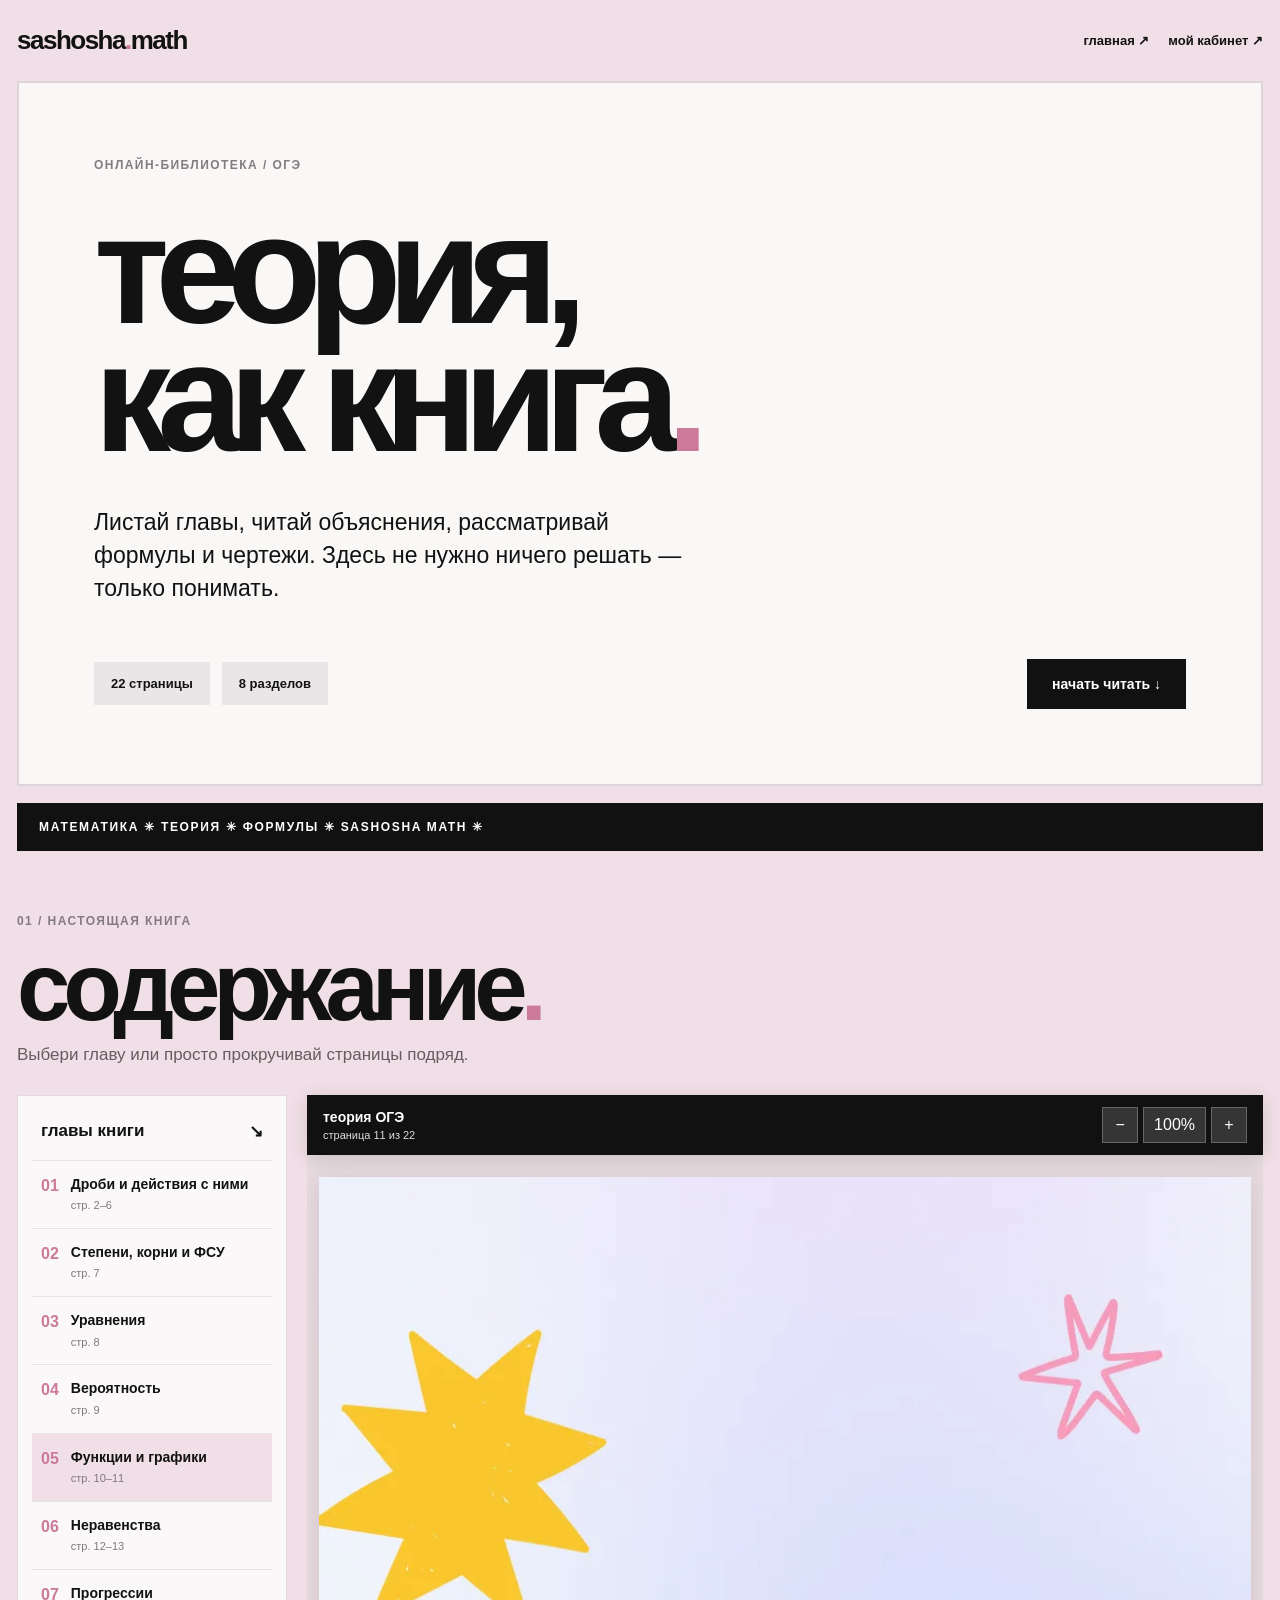
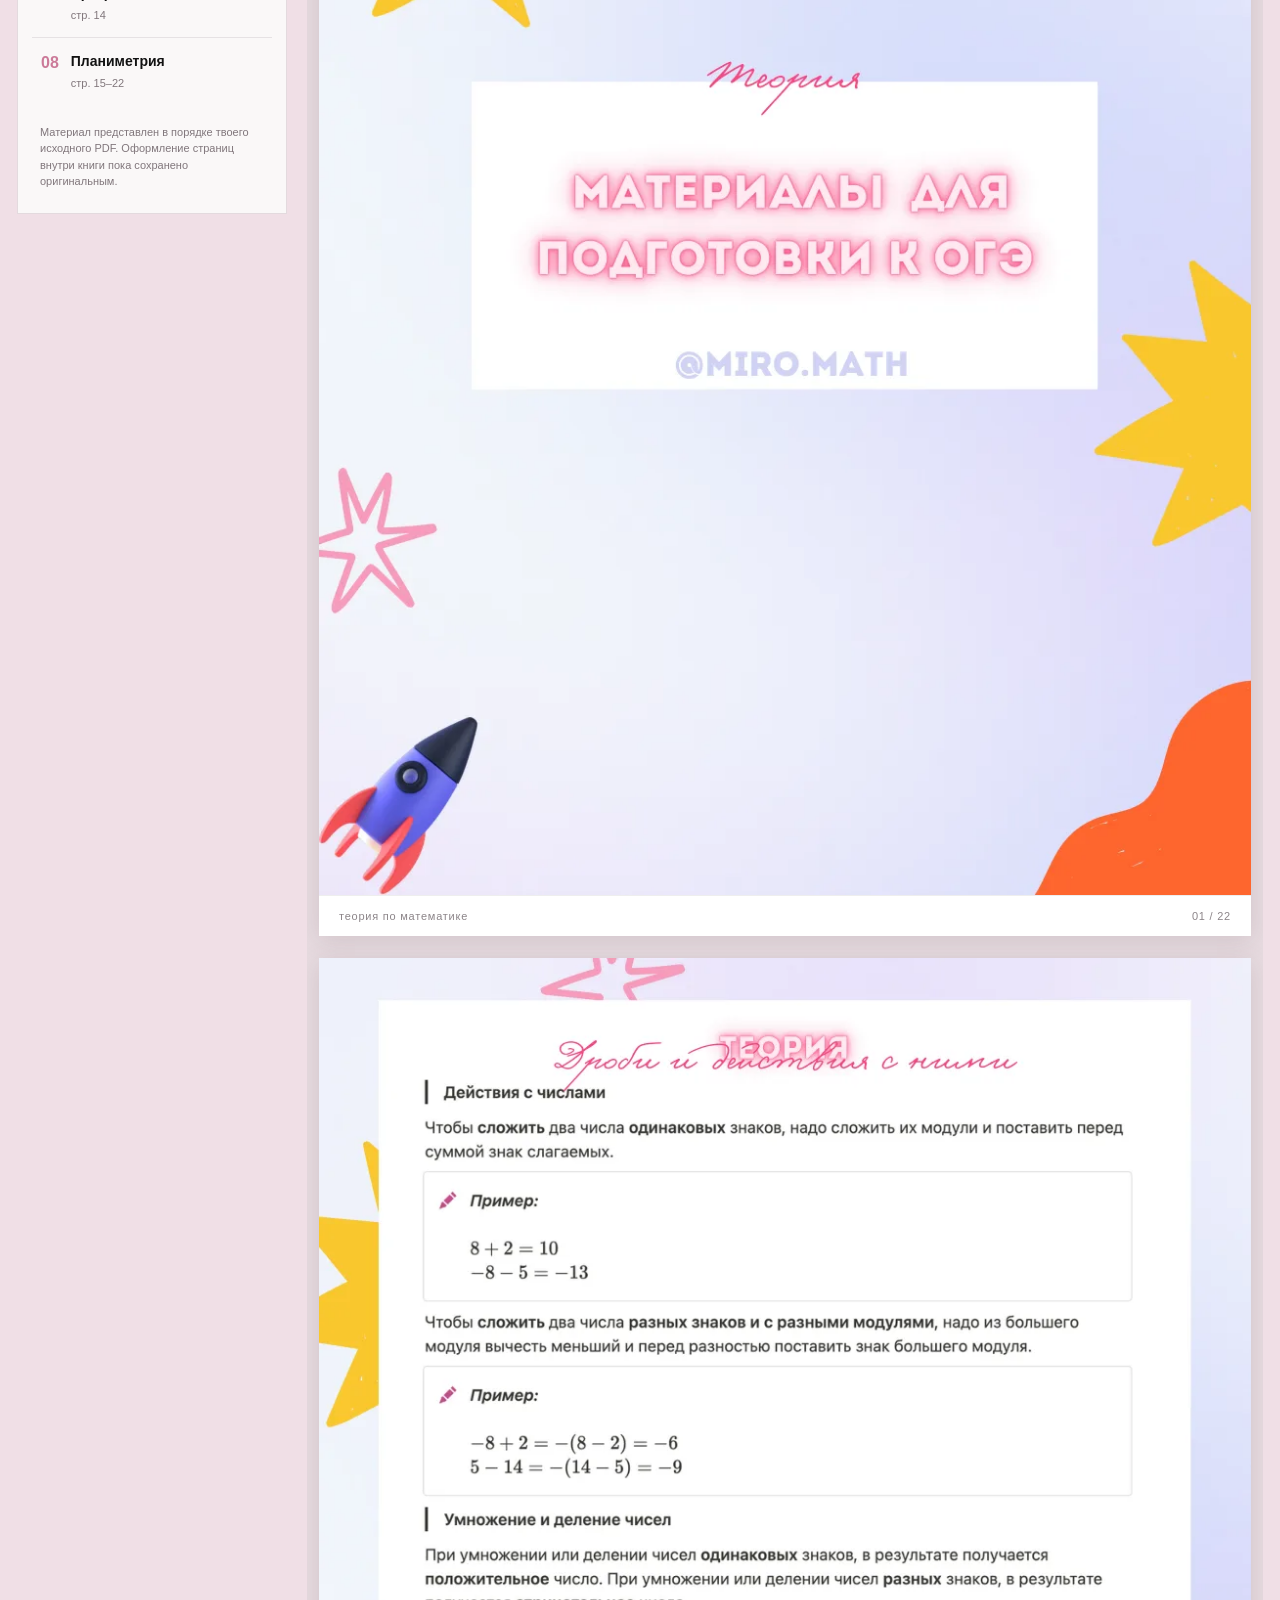
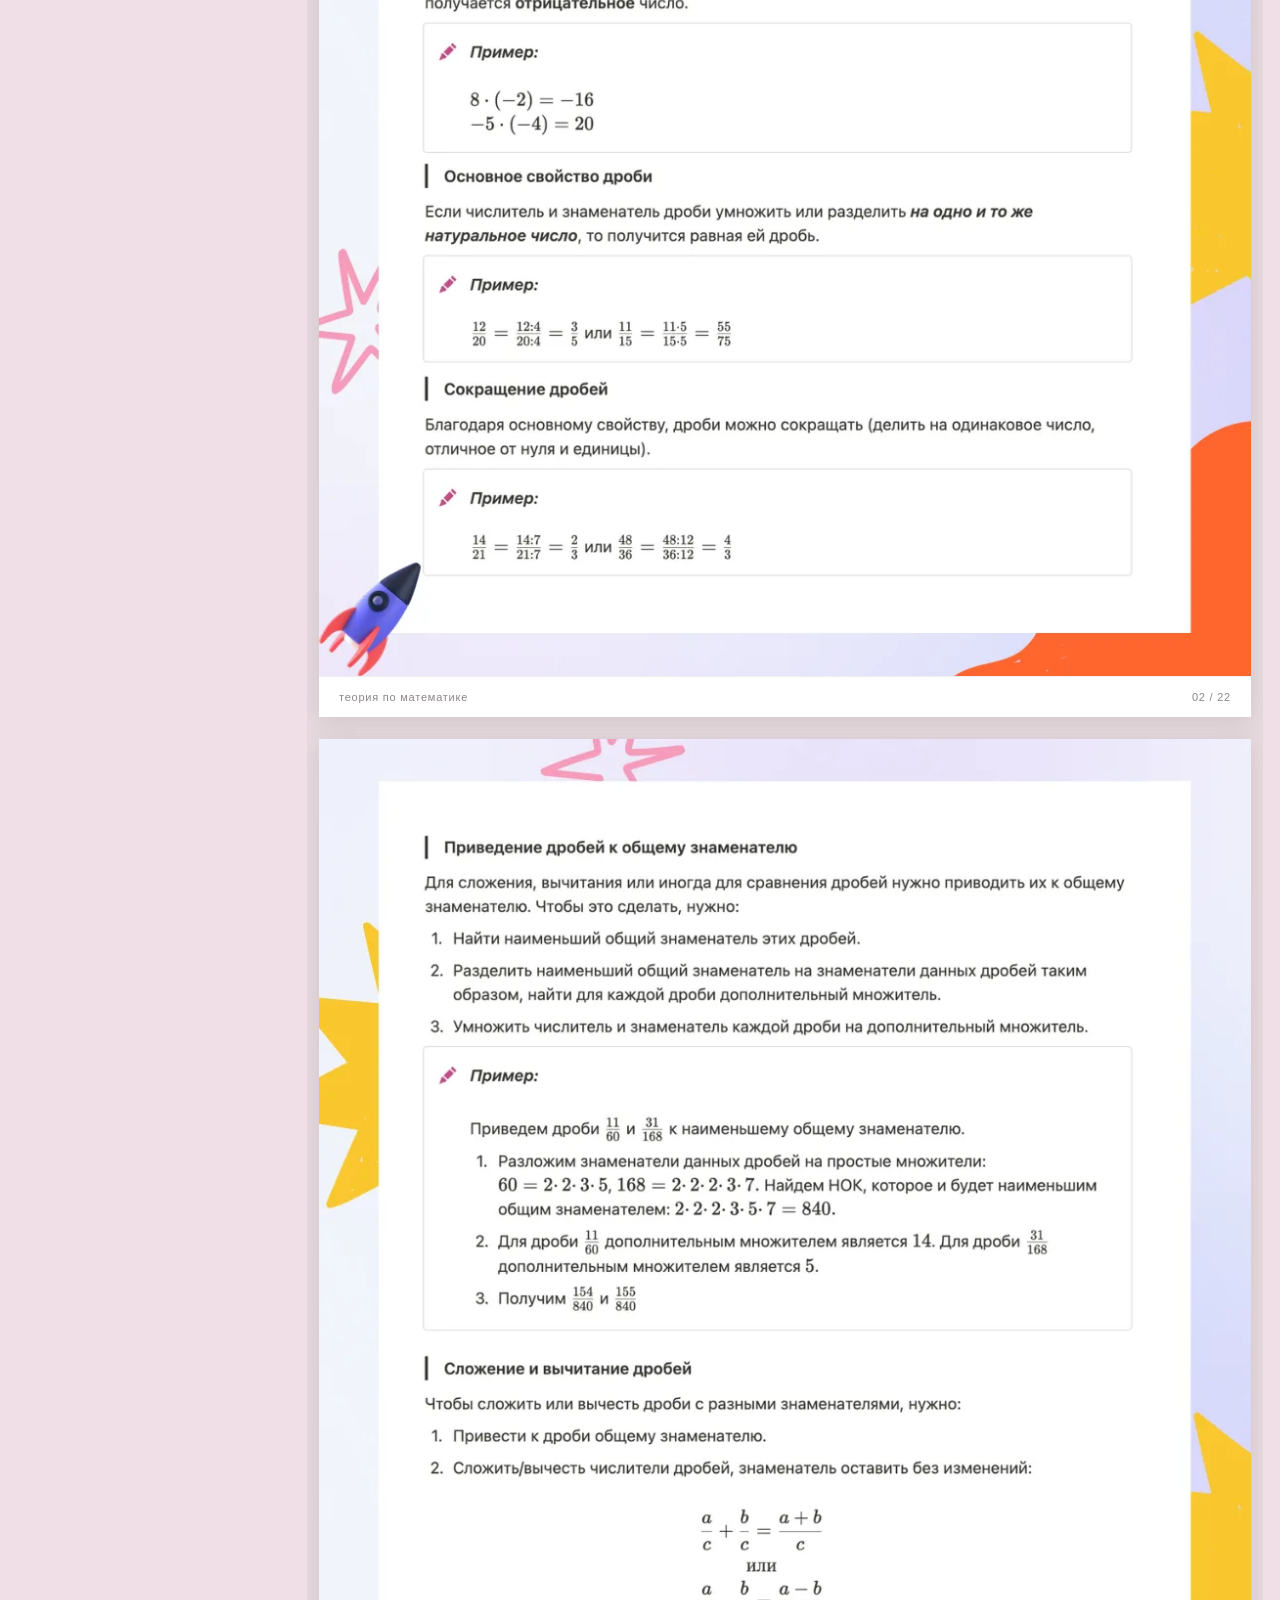
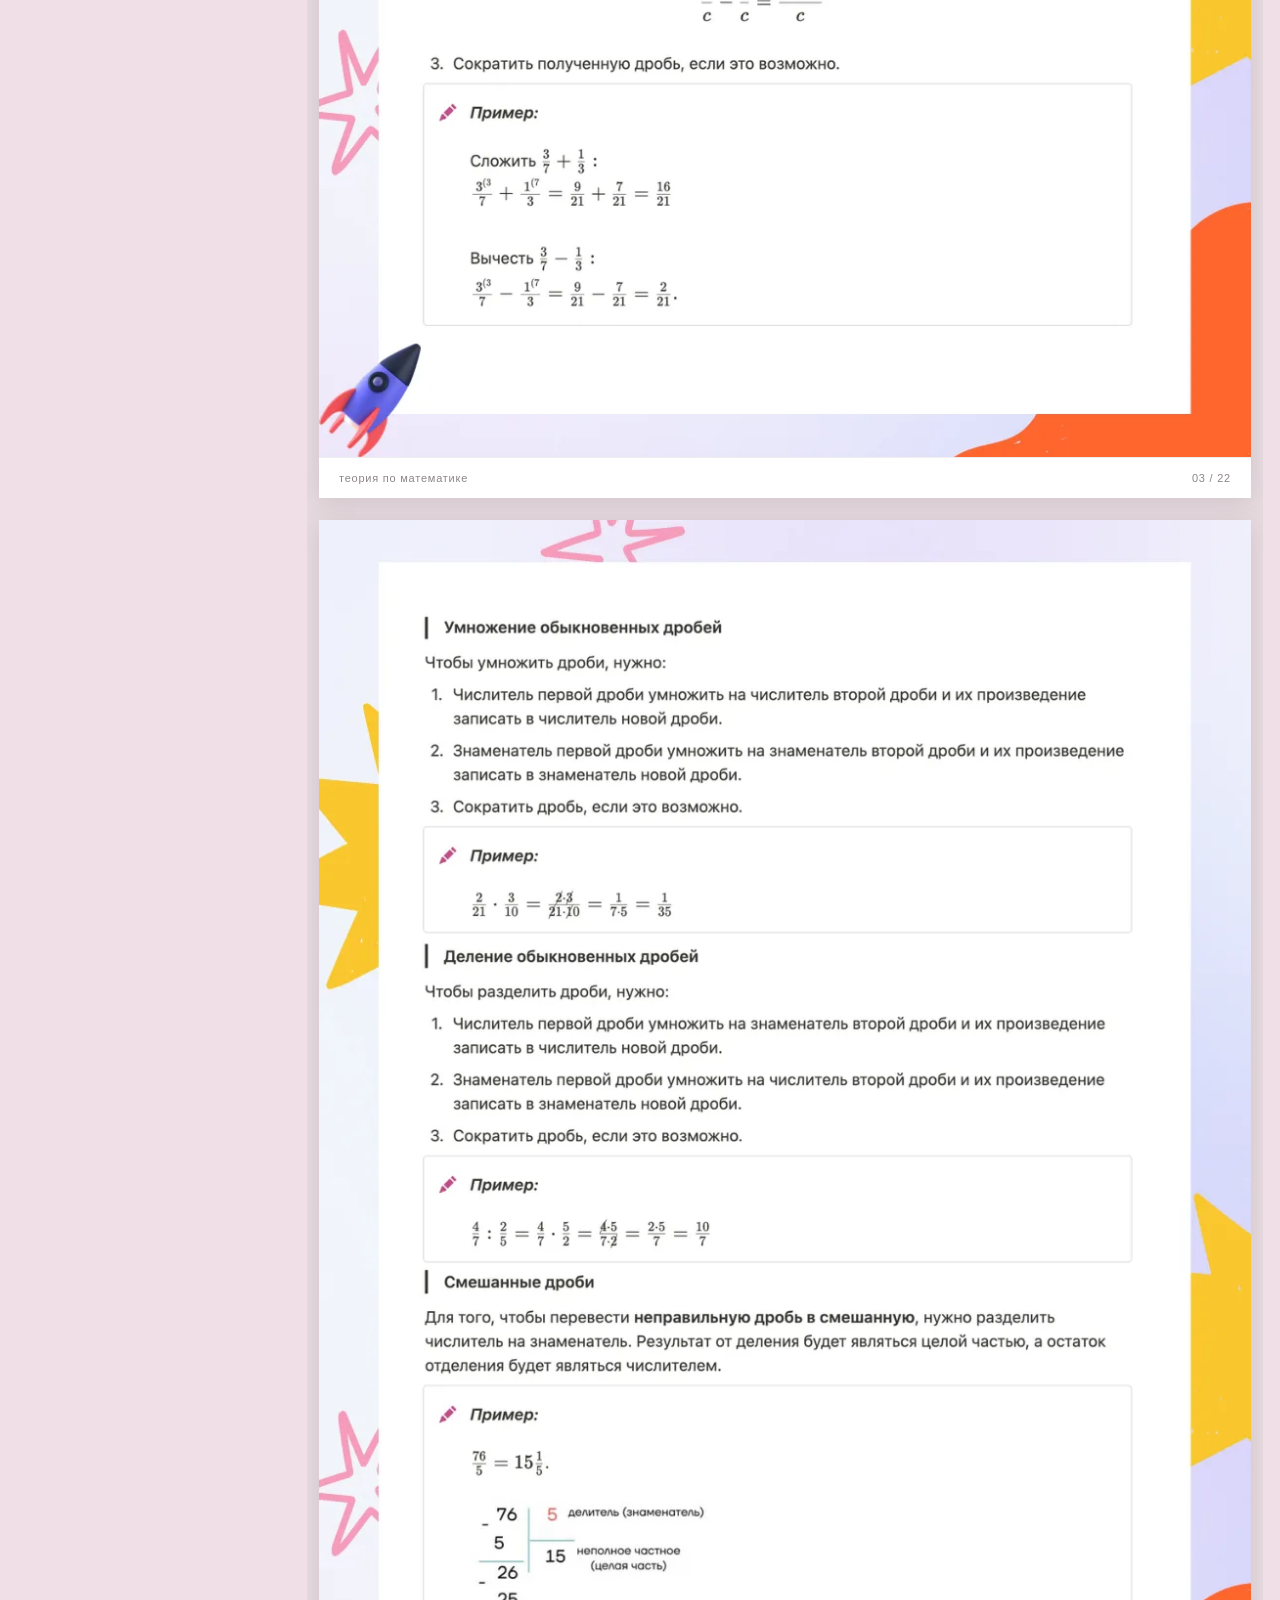
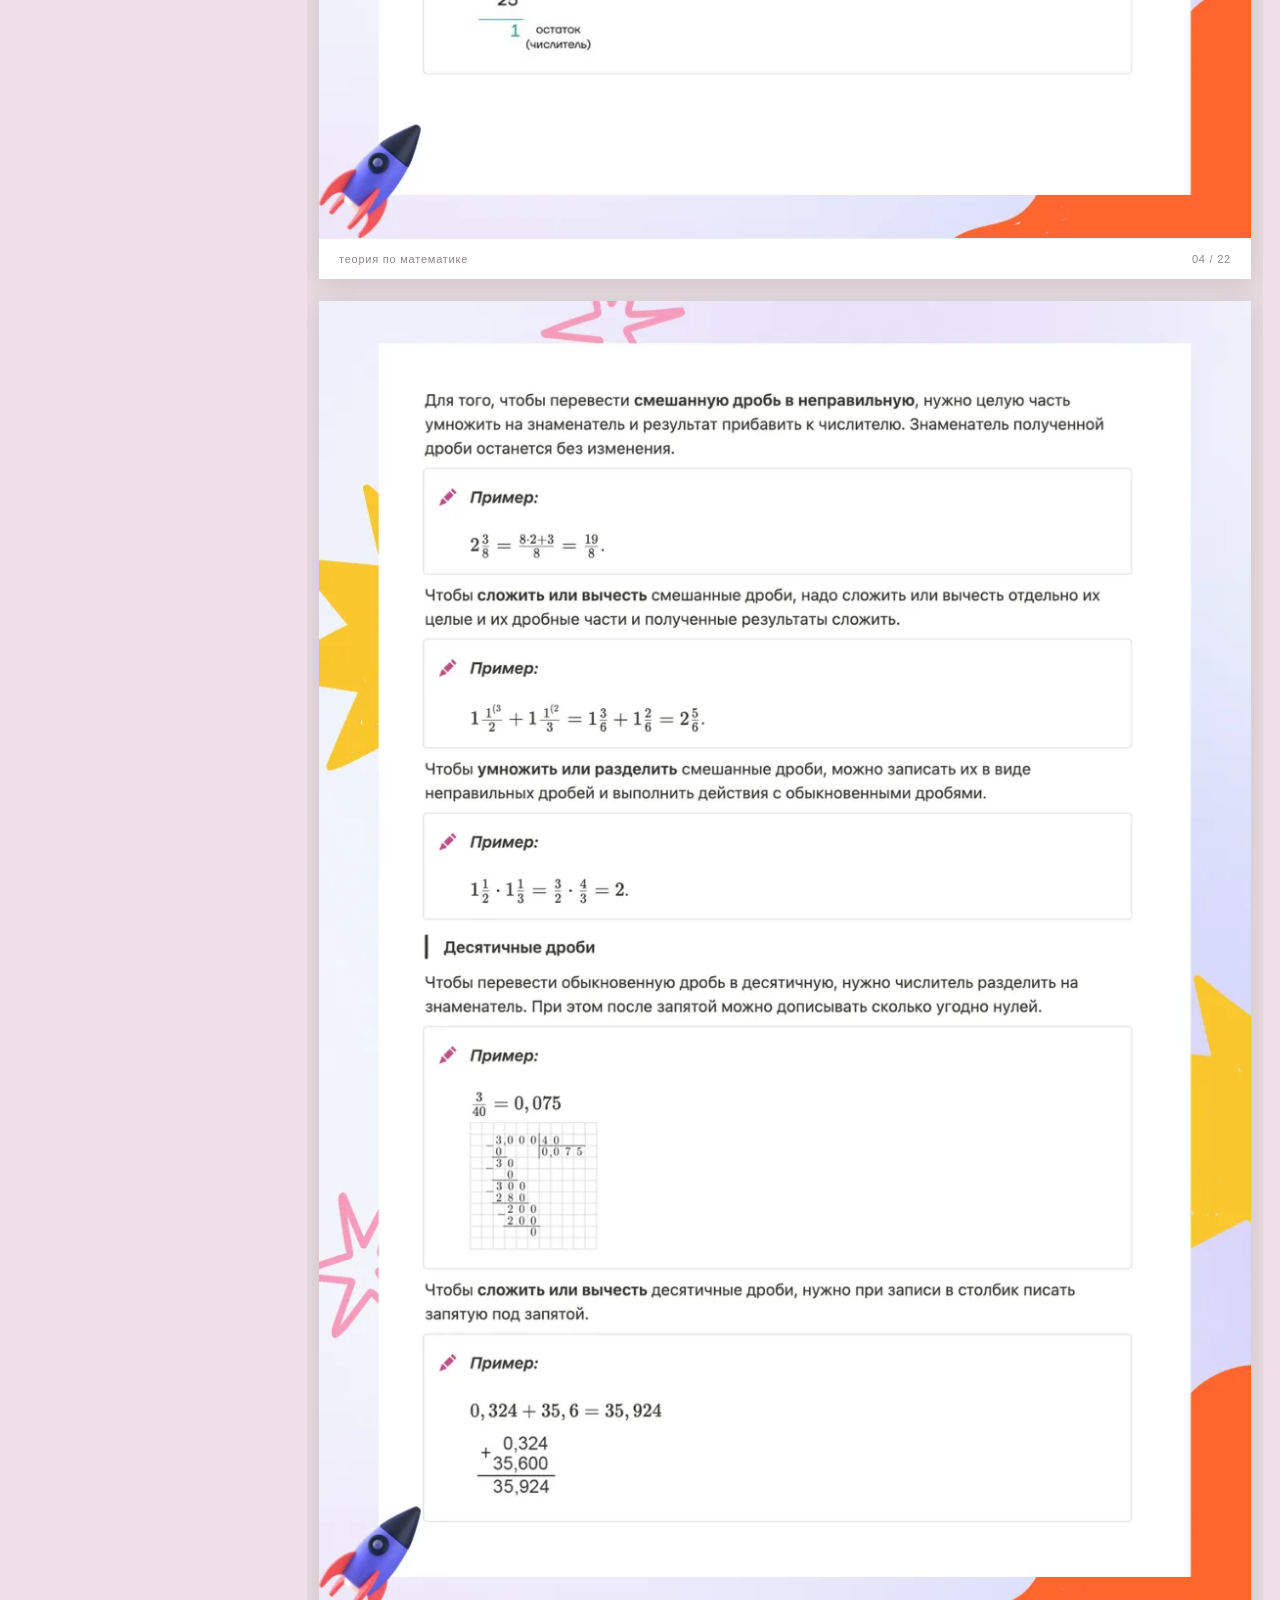
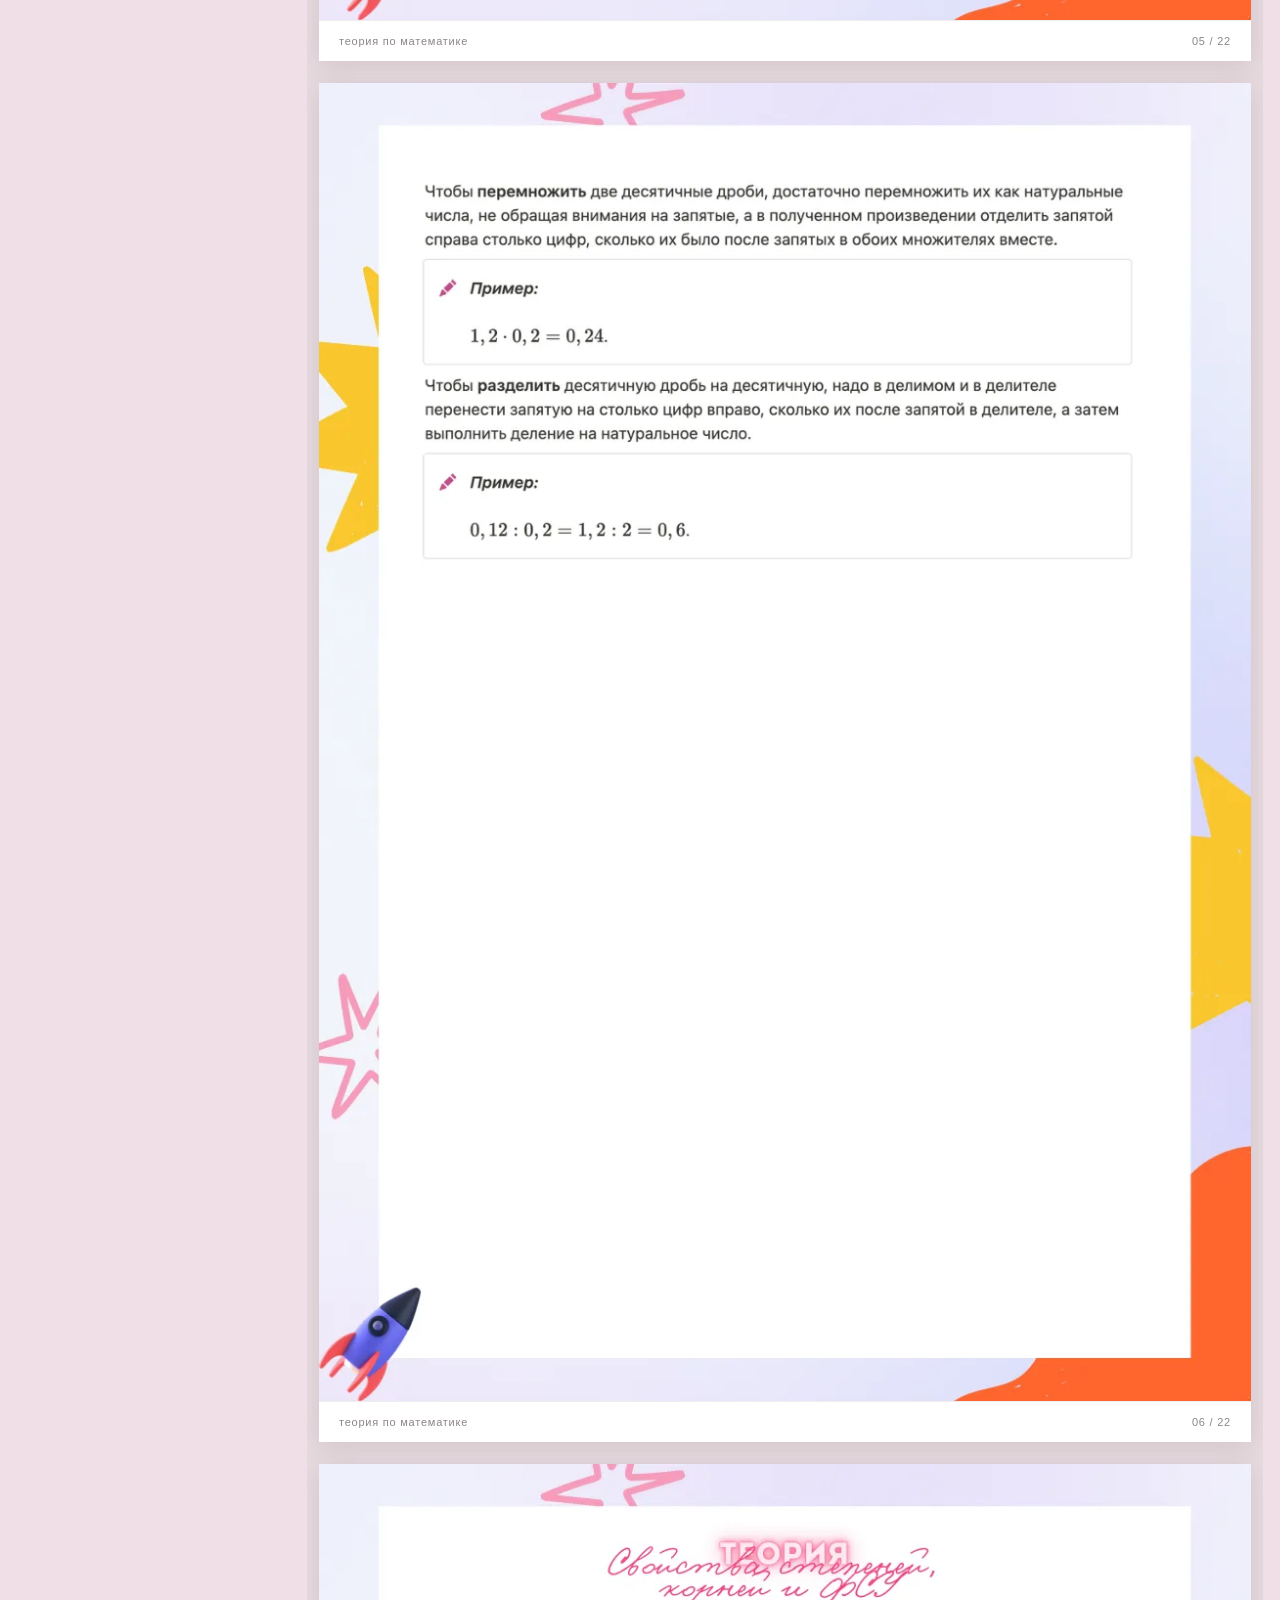
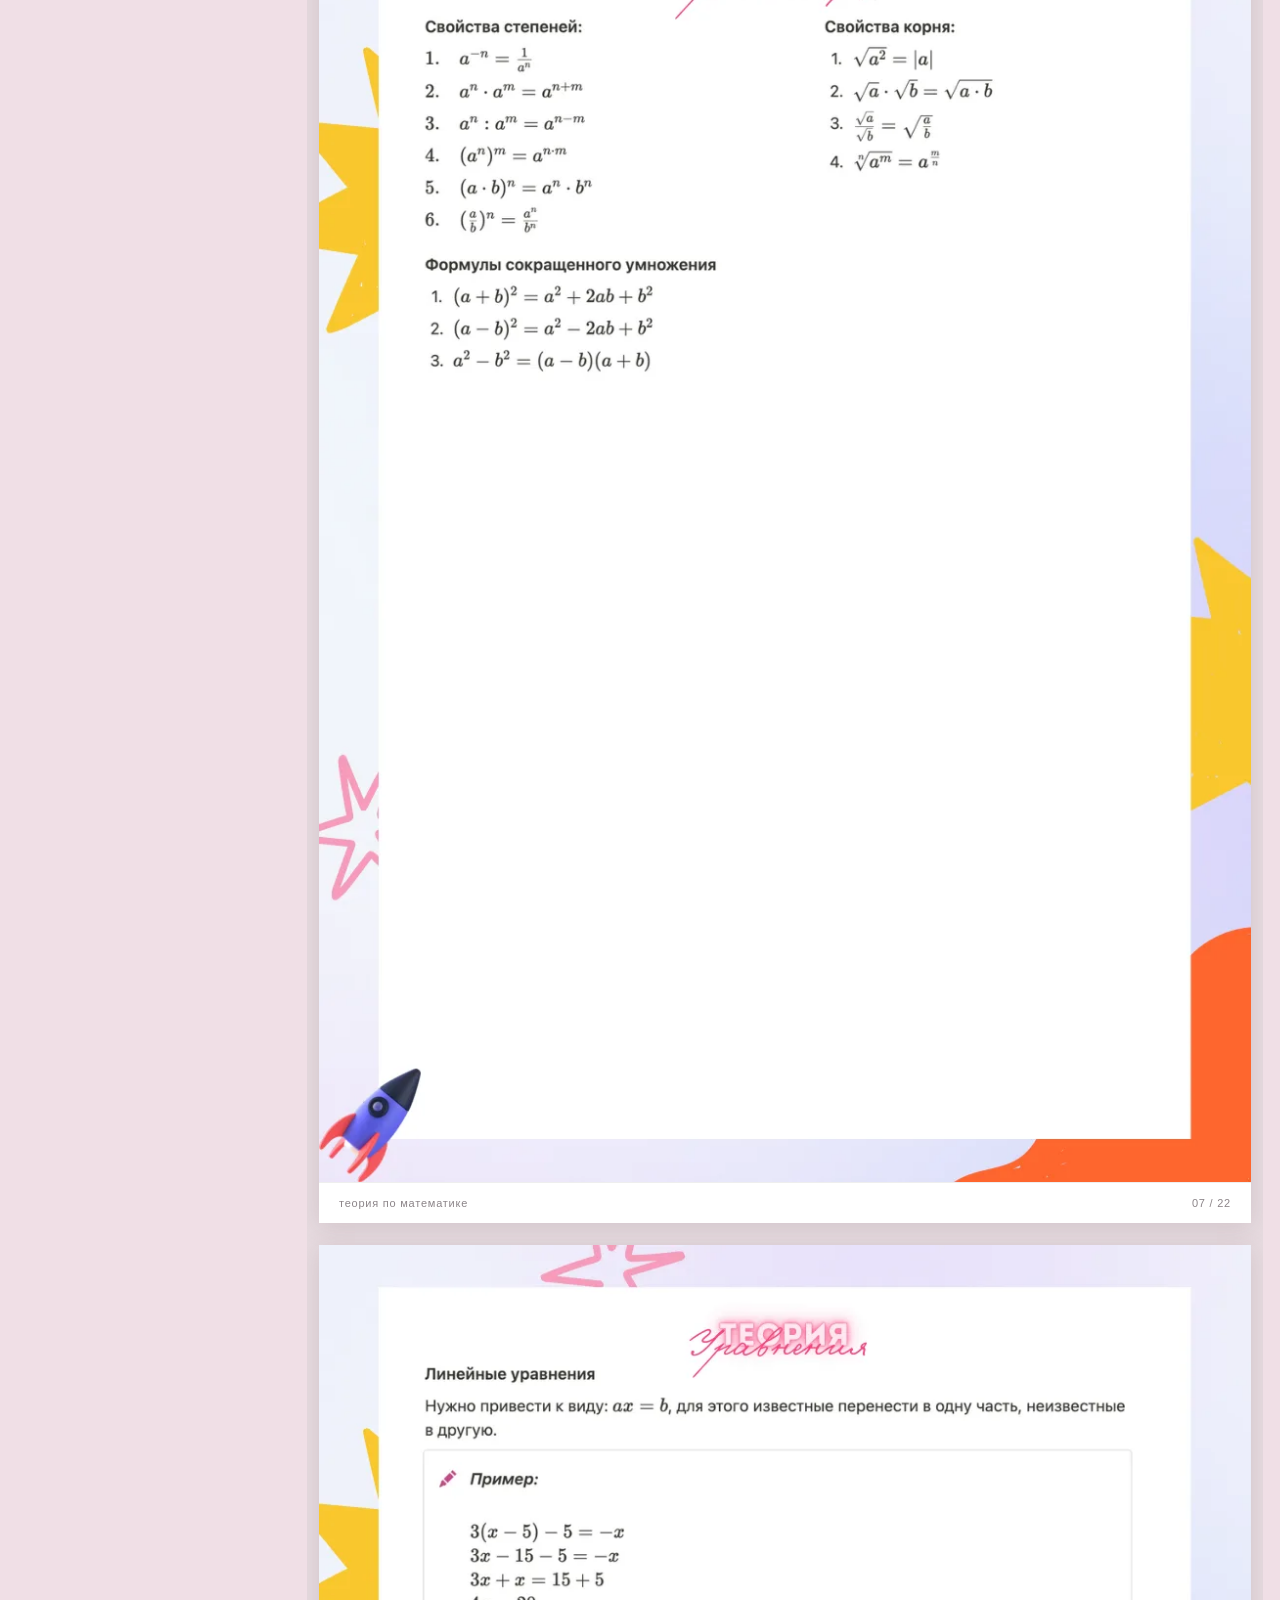
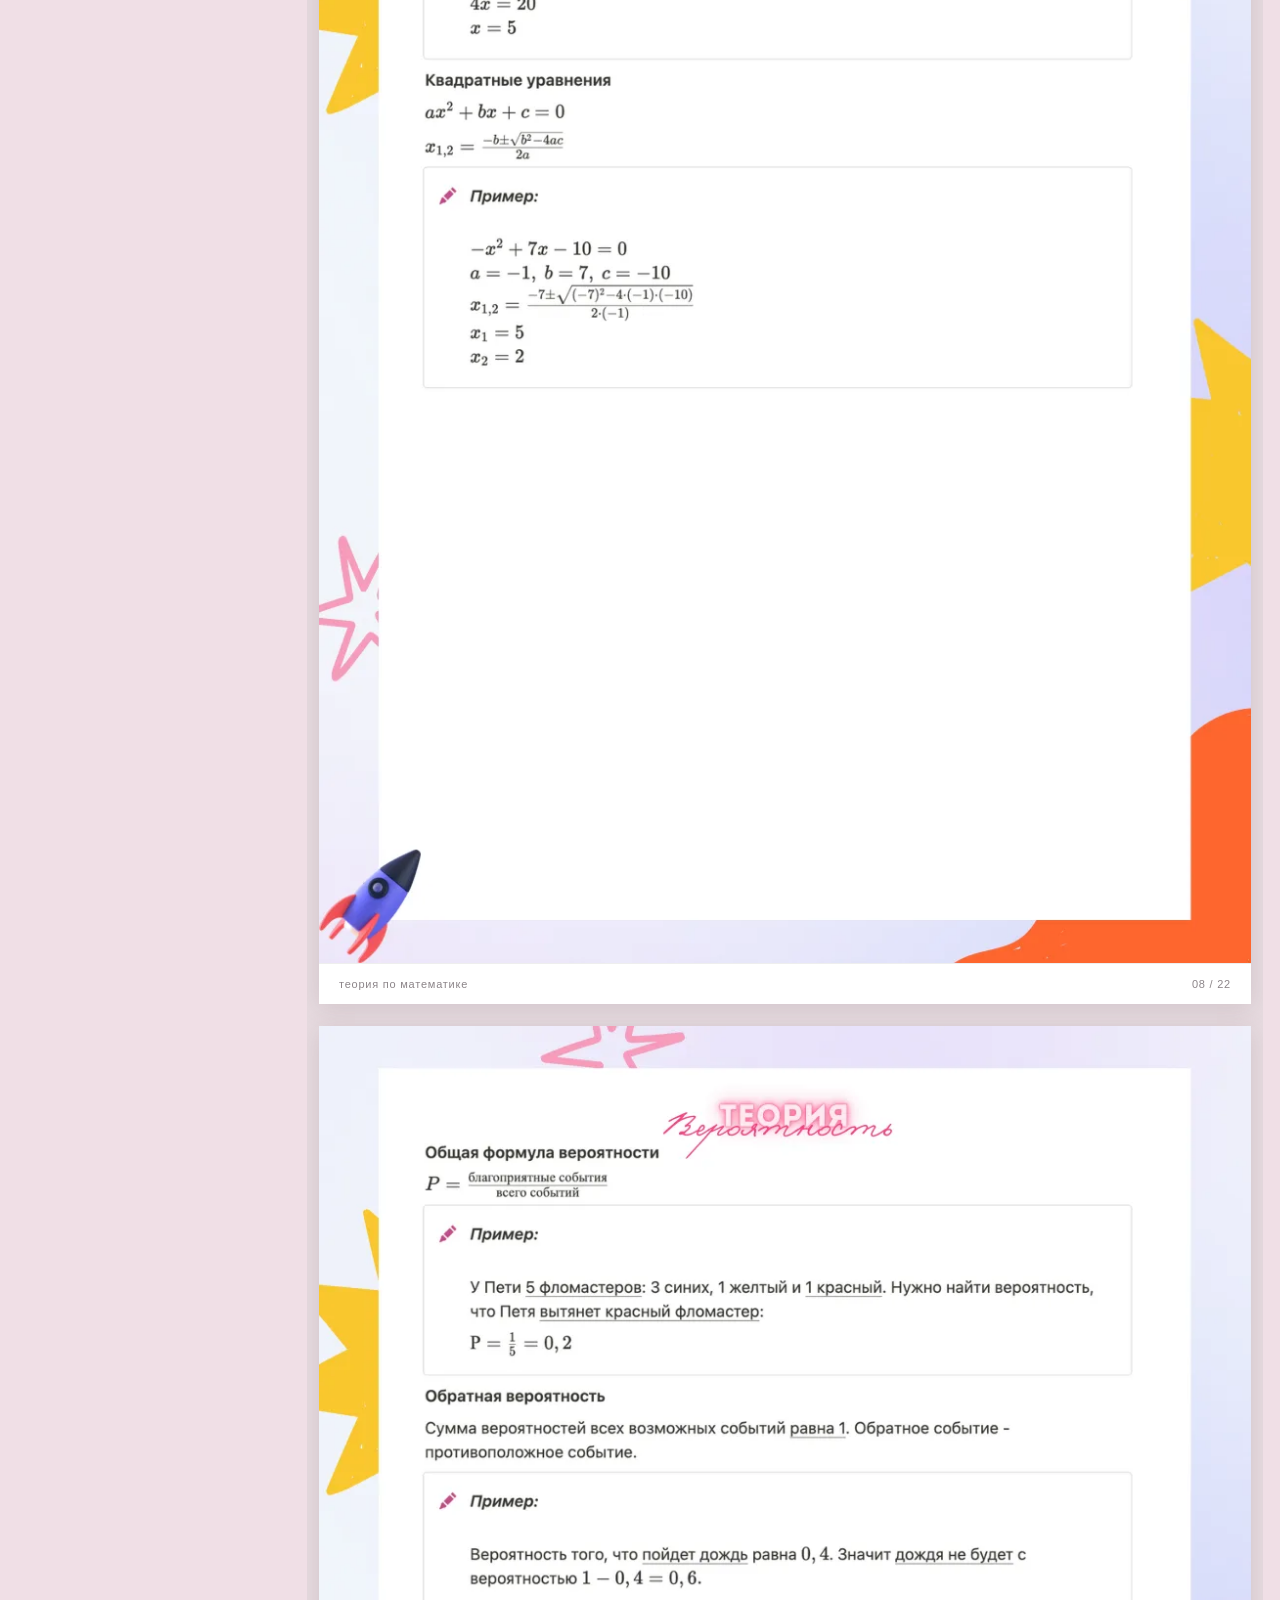
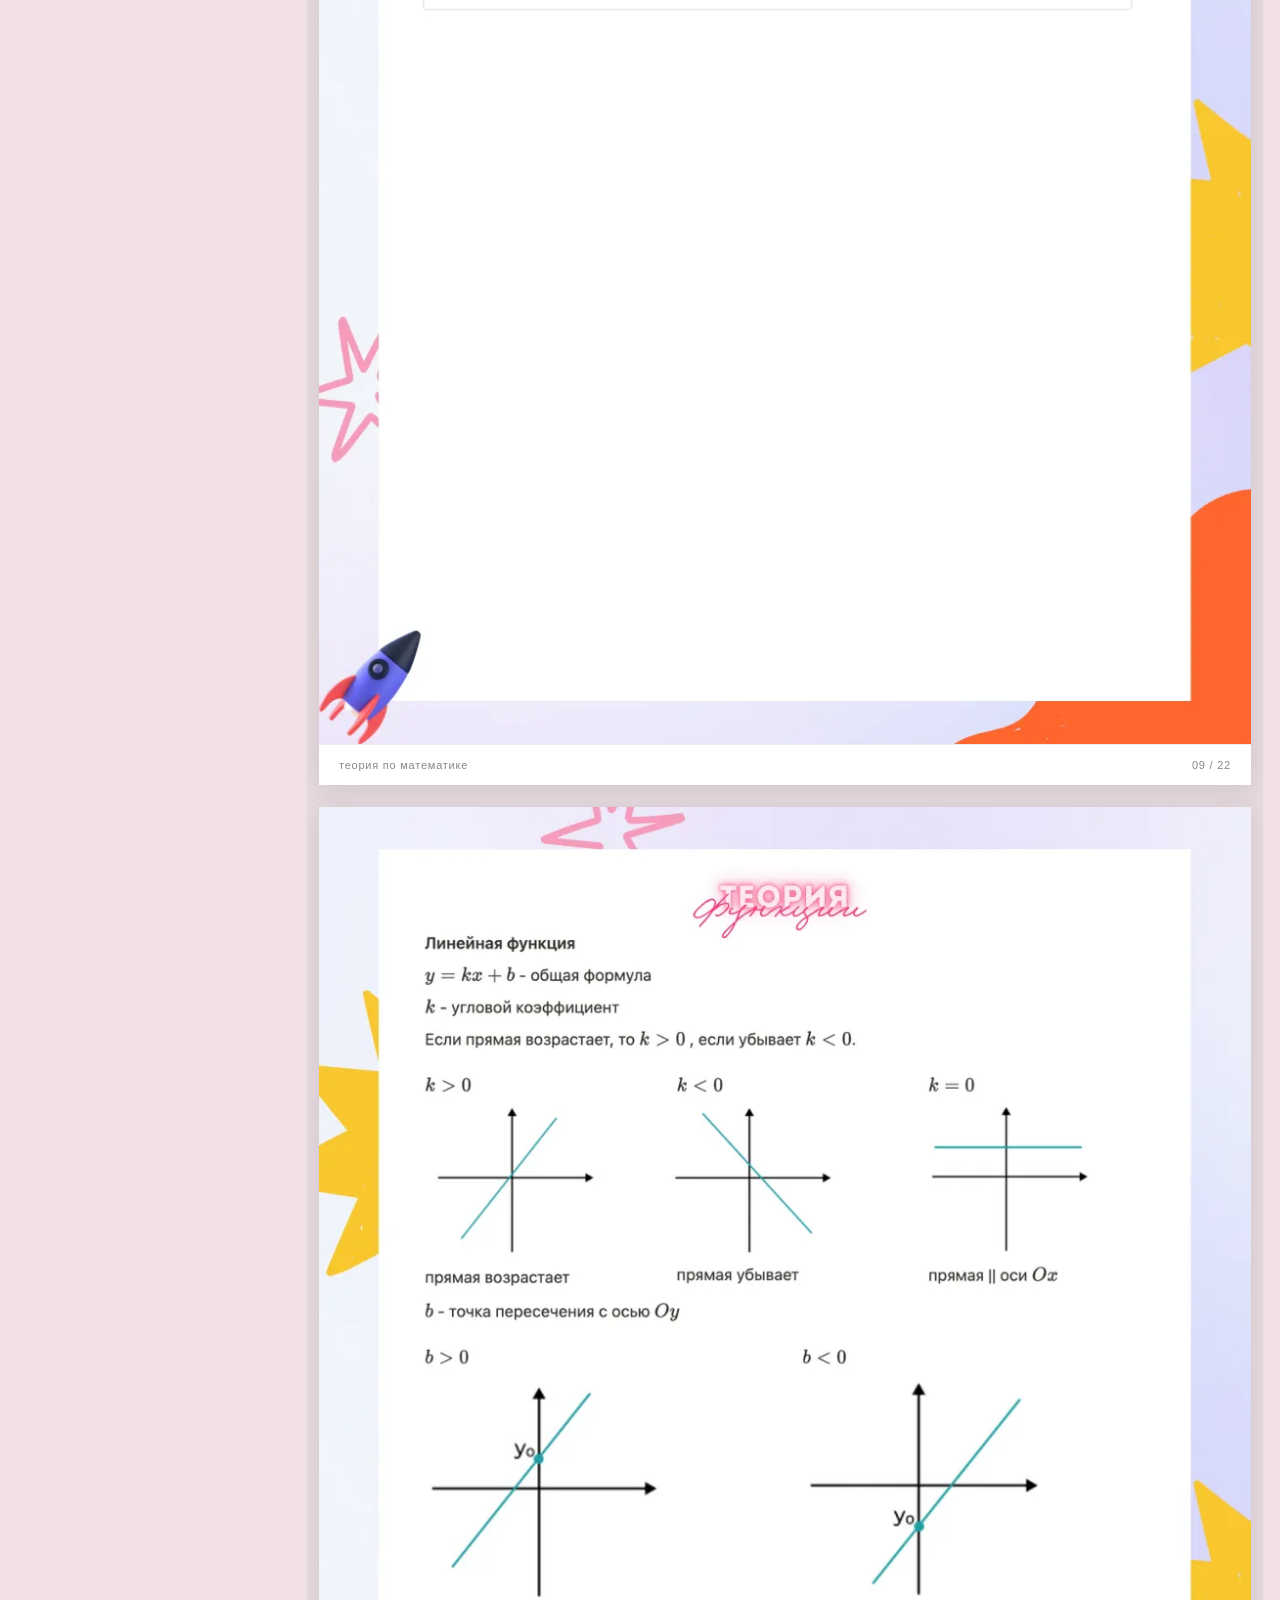
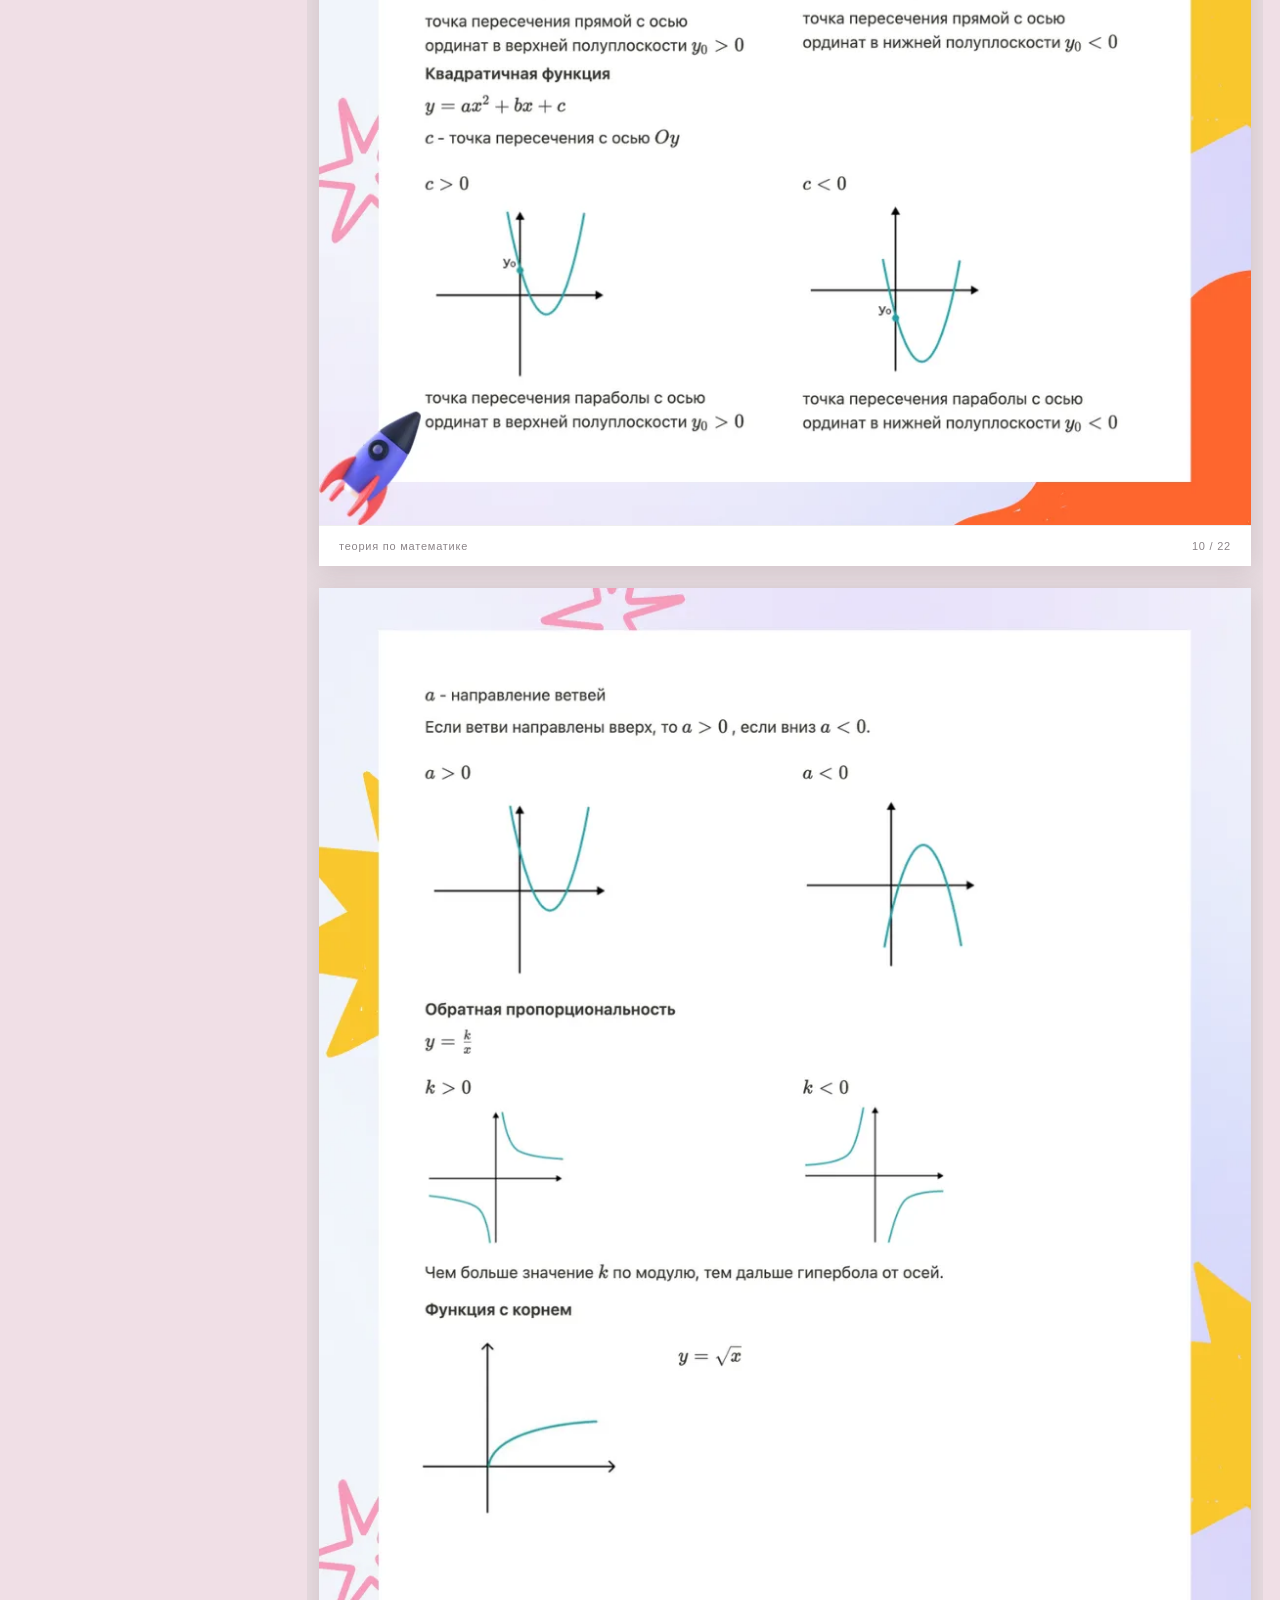
<file: theory.html>
<!doctype html>
<html lang="ru"><head><meta charset="utf-8"><meta name="viewport" content="width=device-width,initial-scale=1"><meta name="theme-color" content="#f0dfe6"><meta name="description" content="Теория ОГЭ по математике — читаем как книгу на sashosha math"><title>книга теории · sashosha math</title><link rel="stylesheet" href="book.css"></head>
<body>
<header class="site-nav shell"><a href="index.html" class="logo">sashosha<span>.</span>math</a><nav><a href="index.html">главная ↗</a><a href="index.html#classroom">мой кабинет ↗</a></nav></header>
<main class="shell">
<section class="cover"><div class="kicker">ОНЛАЙН-БИБЛИОТЕКА / ОГЭ</div><h1>теория,<br>как книга<span>.</span></h1><p>Листай главы, читай объяснения, рассматривай формулы и чертежи. Здесь не нужно ничего решать — только понимать.</p><div class="cover-foot"><span>22 страницы</span><span>8 разделов</span><a href="#reader">начать читать ↓</a></div></section>
<div class="ticker" aria-hidden="true">МАТЕМАТИКА ✳ ТЕОРИЯ ✳ ФОРМУЛЫ ✳ SASHOSHA MATH ✳</div>
<section class="library" id="reader"><div class="intro"><span class="kicker">01 / НАСТОЯЩАЯ КНИГА</span><h2>содержание<span>.</span></h2><p>Выбери главу или просто прокручивай страницы подряд.</p></div>
<div class="reading-layout"><aside class="toc" aria-label="Оглавление"><div class="toc-title">главы книги <span>↘</span></div><a href="#page-2" data-start="2"><b>01</b><span>Дроби и действия с ними<small>стр. 2–6</small></span></a><a href="#page-7" data-start="7"><b>02</b><span>Степени, корни и ФСУ<small>стр. 7</small></span></a><a href="#page-8" data-start="8"><b>03</b><span>Уравнения<small>стр. 8</small></span></a><a href="#page-9" data-start="9"><b>04</b><span>Вероятность<small>стр. 9</small></span></a><a href="#page-10" data-start="10"><b>05</b><span>Функции и графики<small>стр. 10–11</small></span></a><a href="#page-12" data-start="12"><b>06</b><span>Неравенства<small>стр. 12–13</small></span></a><a href="#page-14" data-start="14"><b>07</b><span>Прогрессии<small>стр. 14</small></span></a><a href="#page-15" data-start="15"><b>08</b><span>Планиметрия<small>стр. 15–22</small></span></a><div class="toc-note">Материал представлен в порядке твоего исходного PDF. Оформление страниц внутри книги пока сохранено оригинальным.</div></aside>
<div class="book" id="book"><div class="book-toolbar"><div><strong>теория ОГЭ</strong><span id="pageState">страница 1 из 22</span></div><div class="zoom-actions"><button id="zoomOut" aria-label="Уменьшить страницы" title="Уменьшить">−</button><button id="zoomReset" aria-label="Обычный масштаб" title="Масштаб 100%">100%</button><button id="zoomIn" aria-label="Увеличить страницы" title="Увеличить">+</button></div></div>
<div class="page-stack" id="pageStack">
<figure class="book-page" id="page-1" data-page="1"><img src="book-pages/page-01.webp" loading="eager" decoding="async" alt="Теория ОГЭ — страница 1 из 22" width="953" height="1348"><figcaption>теория по математике <span>01 / 22</span></figcaption></figure>
<figure class="book-page" id="page-2" data-page="2"><img src="book-pages/page-02.webp" loading="eager" decoding="async" alt="Теория ОГЭ — страница 2 из 22" width="953" height="1348"><figcaption>теория по математике <span>02 / 22</span></figcaption></figure>
<figure class="book-page" id="page-3" data-page="3"><img src="book-pages/page-03.webp" loading="lazy" decoding="async" alt="Теория ОГЭ — страница 3 из 22" width="953" height="1348"><figcaption>теория по математике <span>03 / 22</span></figcaption></figure>
<figure class="book-page" id="page-4" data-page="4"><img src="book-pages/page-04.webp" loading="lazy" decoding="async" alt="Теория ОГЭ — страница 4 из 22" width="953" height="1348"><figcaption>теория по математике <span>04 / 22</span></figcaption></figure>
<figure class="book-page" id="page-5" data-page="5"><img src="book-pages/page-05.webp" loading="lazy" decoding="async" alt="Теория ОГЭ — страница 5 из 22" width="953" height="1348"><figcaption>теория по математике <span>05 / 22</span></figcaption></figure>
<figure class="book-page" id="page-6" data-page="6"><img src="book-pages/page-06.webp" loading="lazy" decoding="async" alt="Теория ОГЭ — страница 6 из 22" width="953" height="1348"><figcaption>теория по математике <span>06 / 22</span></figcaption></figure>
<figure class="book-page" id="page-7" data-page="7"><img src="book-pages/page-07.webp" loading="lazy" decoding="async" alt="Теория ОГЭ — страница 7 из 22" width="953" height="1348"><figcaption>теория по математике <span>07 / 22</span></figcaption></figure>
<figure class="book-page" id="page-8" data-page="8"><img src="book-pages/page-08.webp" loading="lazy" decoding="async" alt="Теория ОГЭ — страница 8 из 22" width="953" height="1348"><figcaption>теория по математике <span>08 / 22</span></figcaption></figure>
<figure class="book-page" id="page-9" data-page="9"><img src="book-pages/page-09.webp" loading="lazy" decoding="async" alt="Теория ОГЭ — страница 9 из 22" width="953" height="1348"><figcaption>теория по математике <span>09 / 22</span></figcaption></figure>
<figure class="book-page" id="page-10" data-page="10"><img src="book-pages/page-10.webp" loading="lazy" decoding="async" alt="Теория ОГЭ — страница 10 из 22" width="953" height="1348"><figcaption>теория по математике <span>10 / 22</span></figcaption></figure>
<figure class="book-page" id="page-11" data-page="11"><img src="book-pages/page-11.webp" loading="lazy" decoding="async" alt="Теория ОГЭ — страница 11 из 22" width="953" height="1348"><figcaption>теория по математике <span>11 / 22</span></figcaption></figure>
<figure class="book-page" id="page-12" data-page="12"><img src="book-pages/page-12.webp" loading="lazy" decoding="async" alt="Теория ОГЭ — страница 12 из 22" width="953" height="1348"><figcaption>теория по математике <span>12 / 22</span></figcaption></figure>
<figure class="book-page" id="page-13" data-page="13"><img src="book-pages/page-13.webp" loading="lazy" decoding="async" alt="Теория ОГЭ — страница 13 из 22" width="953" height="1348"><figcaption>теория по математике <span>13 / 22</span></figcaption></figure>
<figure class="book-page" id="page-14" data-page="14"><img src="book-pages/page-14.webp" loading="lazy" decoding="async" alt="Теория ОГЭ — страница 14 из 22" width="953" height="1348"><figcaption>теория по математике <span>14 / 22</span></figcaption></figure>
<figure class="book-page" id="page-15" data-page="15"><img src="book-pages/page-15.webp" loading="lazy" decoding="async" alt="Теория ОГЭ — страница 15 из 22" width="953" height="1348"><figcaption>теория по математике <span>15 / 22</span></figcaption></figure>
<figure class="book-page" id="page-16" data-page="16"><img src="book-pages/page-16.webp" loading="lazy" decoding="async" alt="Теория ОГЭ — страница 16 из 22" width="953" height="1348"><figcaption>теория по математике <span>16 / 22</span></figcaption></figure>
<figure class="book-page" id="page-17" data-page="17"><img src="book-pages/page-17.webp" loading="lazy" decoding="async" alt="Теория ОГЭ — страница 17 из 22" width="953" height="1348"><figcaption>теория по математике <span>17 / 22</span></figcaption></figure>
<figure class="book-page" id="page-18" data-page="18"><img src="book-pages/page-18.webp" loading="lazy" decoding="async" alt="Теория ОГЭ — страница 18 из 22" width="953" height="1348"><figcaption>теория по математике <span>18 / 22</span></figcaption></figure>
<figure class="book-page" id="page-19" data-page="19"><img src="book-pages/page-19.webp" loading="lazy" decoding="async" alt="Теория ОГЭ — страница 19 из 22" width="953" height="1348"><figcaption>теория по математике <span>19 / 22</span></figcaption></figure>
<figure class="book-page" id="page-20" data-page="20"><img src="book-pages/page-20.webp" loading="lazy" decoding="async" alt="Теория ОГЭ — страница 20 из 22" width="953" height="1348"><figcaption>теория по математике <span>20 / 22</span></figcaption></figure>
<figure class="book-page" id="page-21" data-page="21"><img src="book-pages/page-21.webp" loading="lazy" decoding="async" alt="Теория ОГЭ — страница 21 из 22" width="953" height="1348"><figcaption>теория по математике <span>21 / 22</span></figcaption></figure>
<figure class="book-page" id="page-22" data-page="22"><img src="book-pages/page-22.webp" loading="lazy" decoding="async" alt="Теория ОГЭ — страница 22 из 22" width="953" height="1348"><figcaption>теория по математике <span>22 / 22</span></figcaption></figure>
</div><div class="finish"><span>♡</span><h2>ты дочитал(а)!</h2><p>К книге можно возвращаться в любое время — все главы доступны без входа в кабинет.</p><a href="#reader">к оглавлению ↑</a></div></div></div></section>
</main><footer class="shell footer"><strong>sashosha<span>.</span>math</strong><span>математика без паники ♡</span></footer><script src="book.js" defer></script></body></html>
</file>
<file: book.css>
:root{--pink:#f0dfe6;--ink:#121212;--paper:#fbf9f7;--accent:#cb7a99}*{box-sizing:border-box}html{scroll-behavior:smooth}body{margin:0;background:var(--pink);color:var(--ink);font-family:Arial,Helvetica,sans-serif}a{color:inherit;text-decoration:none}button{font:inherit;cursor:pointer}.shell{width:min(1250px,calc(100% - 34px));margin:auto}.site-nav{padding:25px 0;display:flex;justify-content:space-between;align-items:center;gap:20px}.logo{font-size:26px;font-weight:900;letter-spacing:-1.5px}.logo span,.cover h1 span,.intro h2 span,.footer strong span{color:var(--accent)}nav{display:flex;gap:19px;font-size:13px;font-weight:800}nav a:hover{text-decoration:underline}.cover{background:#f9f8f7;border:2px solid #ddd5d9;padding:clamp(30px,6vw,75px);min-height:510px;display:flex;flex-direction:column;justify-content:space-between}.kicker{font-weight:800;font-size:12px;letter-spacing:.12em;color:#847b80}.cover h1{font-size:clamp(68px,12.2vw,154px);line-height:.83;letter-spacing:-.09em;margin:35px 0 20px}.cover p{font-size:clamp(16px,2vw,23px);line-height:1.45;max-width:620px}.cover-foot{display:flex;gap:12px;align-items:center;flex-wrap:wrap;margin-top:30px}.cover-foot>span{background:#eae6e8;padding:14px 17px;font-size:13px;font-weight:800}.cover-foot>a{margin-left:auto;color:#fff;background:#111;padding:17px 25px;font-size:14px;font-weight:900}.ticker{margin:17px 0 0;background:#111;color:white;padding:17px 22px;letter-spacing:.14em;font-size:12px;font-weight:900}.library{padding:60px 0}.intro h2{font-size:clamp(57px,9vw,96px);letter-spacing:-.075em;line-height:1;margin:10px 0}.intro p{font-size:17px;color:#655d61;margin:0 0 30px}.reading-layout{display:grid;grid-template-columns:270px minmax(0,1fr);gap:20px;align-items:start}.toc{background:#faf8f8;border:1px solid #e3dade;padding:14px;position:sticky;top:18px;max-height:calc(100vh - 35px);overflow:auto}.toc-title{font-size:17px;font-weight:900;display:flex;justify-content:space-between;padding:11px 9px 18px}.toc>a{display:flex;gap:12px;align-items:flex-start;border-top:1px solid #e6e2e4;padding:15px 9px;font-size:14px;font-weight:800;line-height:1.25}.toc>a b{color:var(--accent);font-size:16px}.toc>a small{display:block;font-size:11px;font-weight:400;color:#81777c;margin-top:6px}.toc>a:hover,.toc>a.active{background:#f0dfe6}.toc-note{font-size:11px;line-height:1.5;color:#81777c;padding:18px 8px 9px}.book{min-width:0}.book-toolbar{position:sticky;z-index:10;top:0;display:flex;align-items:center;justify-content:space-between;gap:12px;background:#111;color:#fff;padding:12px 16px;box-shadow:0 3px 18px #0002}.book-toolbar>div:first-child{display:flex;flex-direction:column;gap:4px}.book-toolbar strong{font-size:14px}.book-toolbar span{font-size:11px;color:#ddd}.zoom-actions{display:flex;gap:5px}.zoom-actions button{background:#353535;color:white;border:1px solid #666;min-height:36px;min-width:36px;padding:5px 10px}.page-stack{display:flex;flex-direction:column;align-items:center;gap:22px;padding:22px 12px;background:#e7dbe0;overflow:hidden}.book-page{margin:0;width:var(--page-width,100%);max-width:none;min-width:0;flex:0 0 auto;background:white;box-shadow:0 4px 23px #57454e28;scroll-margin-top:80px}.book-page img{width:100%;height:auto;display:block;aspect-ratio:595.5/842.25;background:white}.book-page figcaption{background:#fff;padding:14px 20px;border-top:1px solid #eee;display:flex;justify-content:space-between;color:#8c8589;font-size:11px;letter-spacing:.07em}.finish{margin-top:20px;background:#f8f7f7;padding:45px 30px;text-align:center}.finish>span{color:var(--accent);font-size:34px}.finish h2{font-size:42px;letter-spacing:-.06em;margin:12px 0}.finish a{display:inline-block;background:#111;color:#fff;padding:15px 20px;font-weight:800;margin-top:14px}.footer{border-top:1px solid #d7c8cf;padding:30px 0 50px;display:flex;justify-content:space-between;font-size:13px}.footer strong{font-size:21px;letter-spacing:-.04em}@media(max-width:840px){.reading-layout{grid-template-columns:1fr}.toc{position:relative;top:0;max-height:none;display:grid;grid-template-columns:repeat(2,minmax(0,1fr));gap:0 12px}.toc-title,.toc-note{grid-column:1/-1}.cover{min-height:0}.page-stack{padding:12px 7px;gap:16px}.library{padding-top:45px}}@media(max-width:560px){.site-nav{flex-wrap:wrap}.logo{font-size:22px}.site-nav nav{gap:10px}.cover{padding:35px 20px}.cover h1{font-size:clamp(59px,15vw,87px)}.cover-foot>a{width:100%;text-align:center;margin:0}.toc{grid-template-columns:1fr}.toc>a{padding:12px 9px}.book-toolbar{padding:10px}.book-toolbar strong{font-size:12px}.zoom-actions button{min-width:31px;padding:5px 7px}.page-stack{padding:8px 4px;gap:12px}.book-page figcaption{padding:10px}.footer{gap:12px;flex-wrap:wrap}}
</file>
